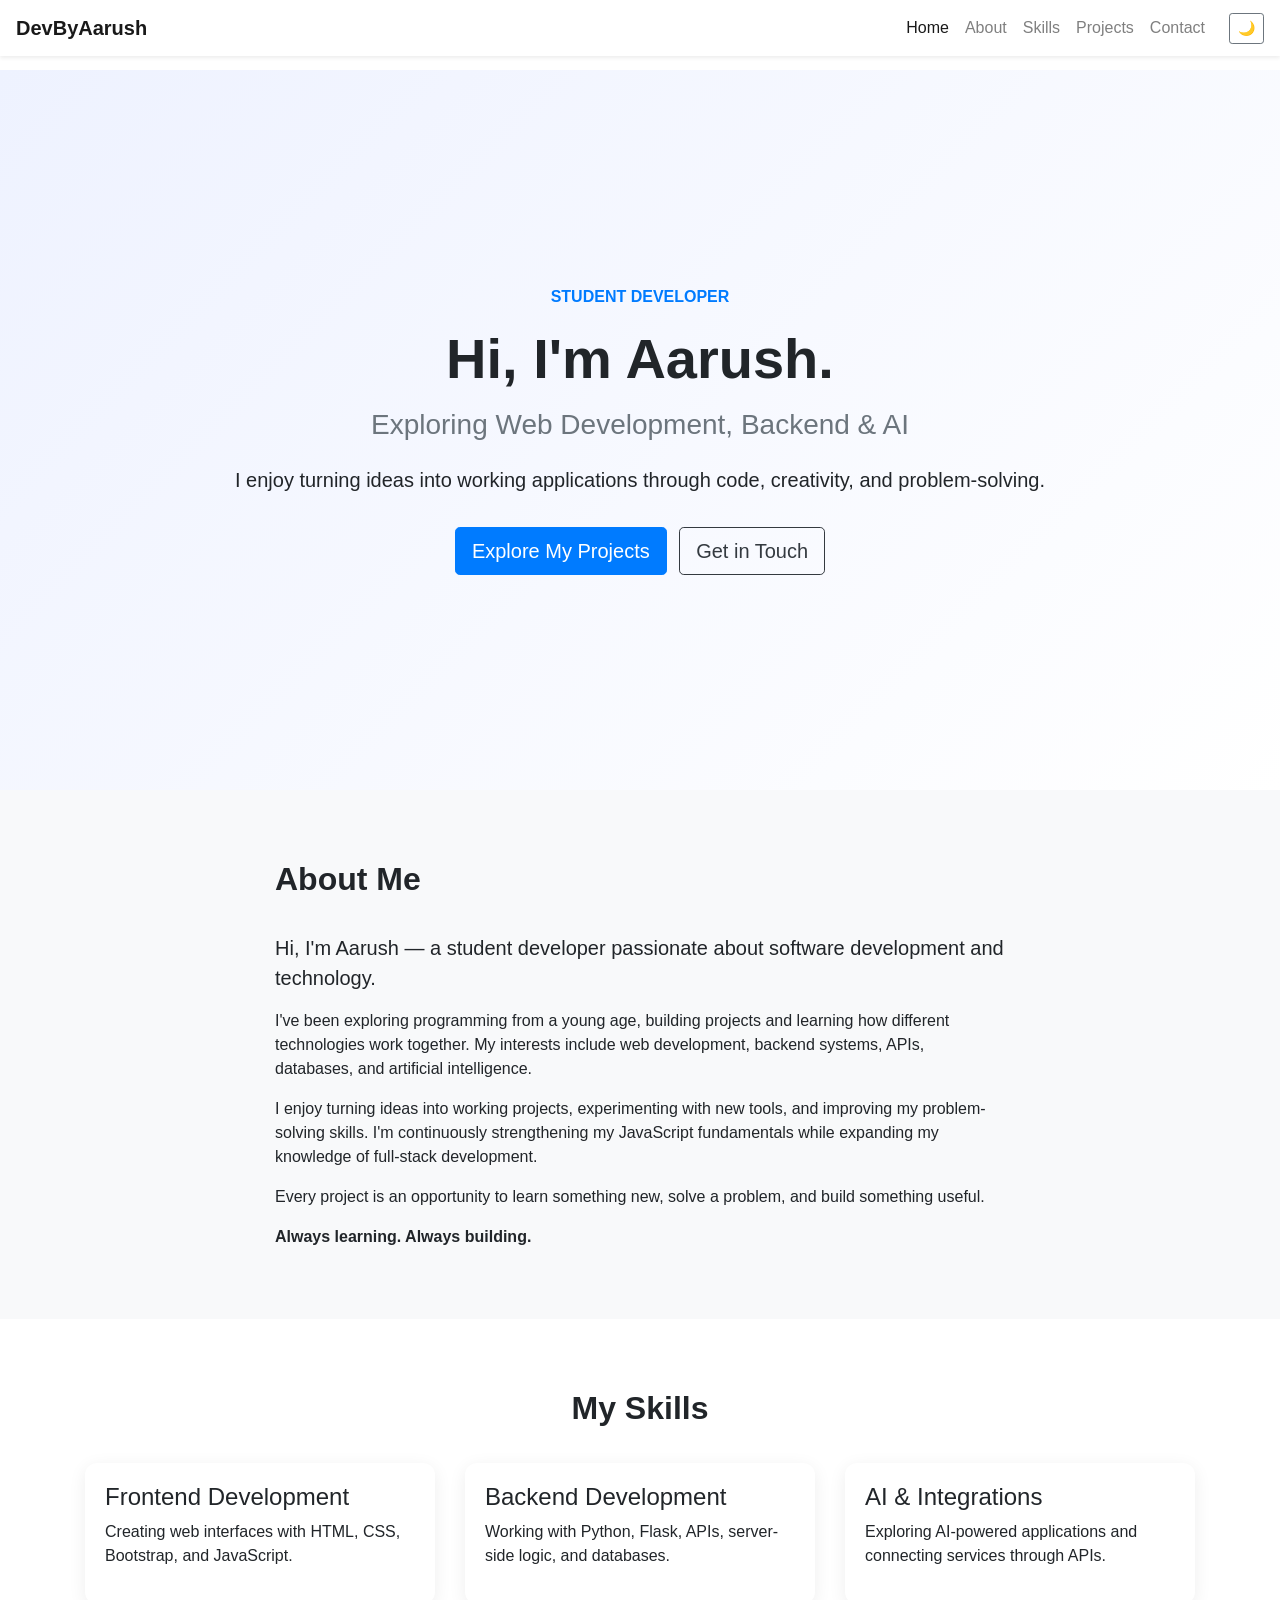
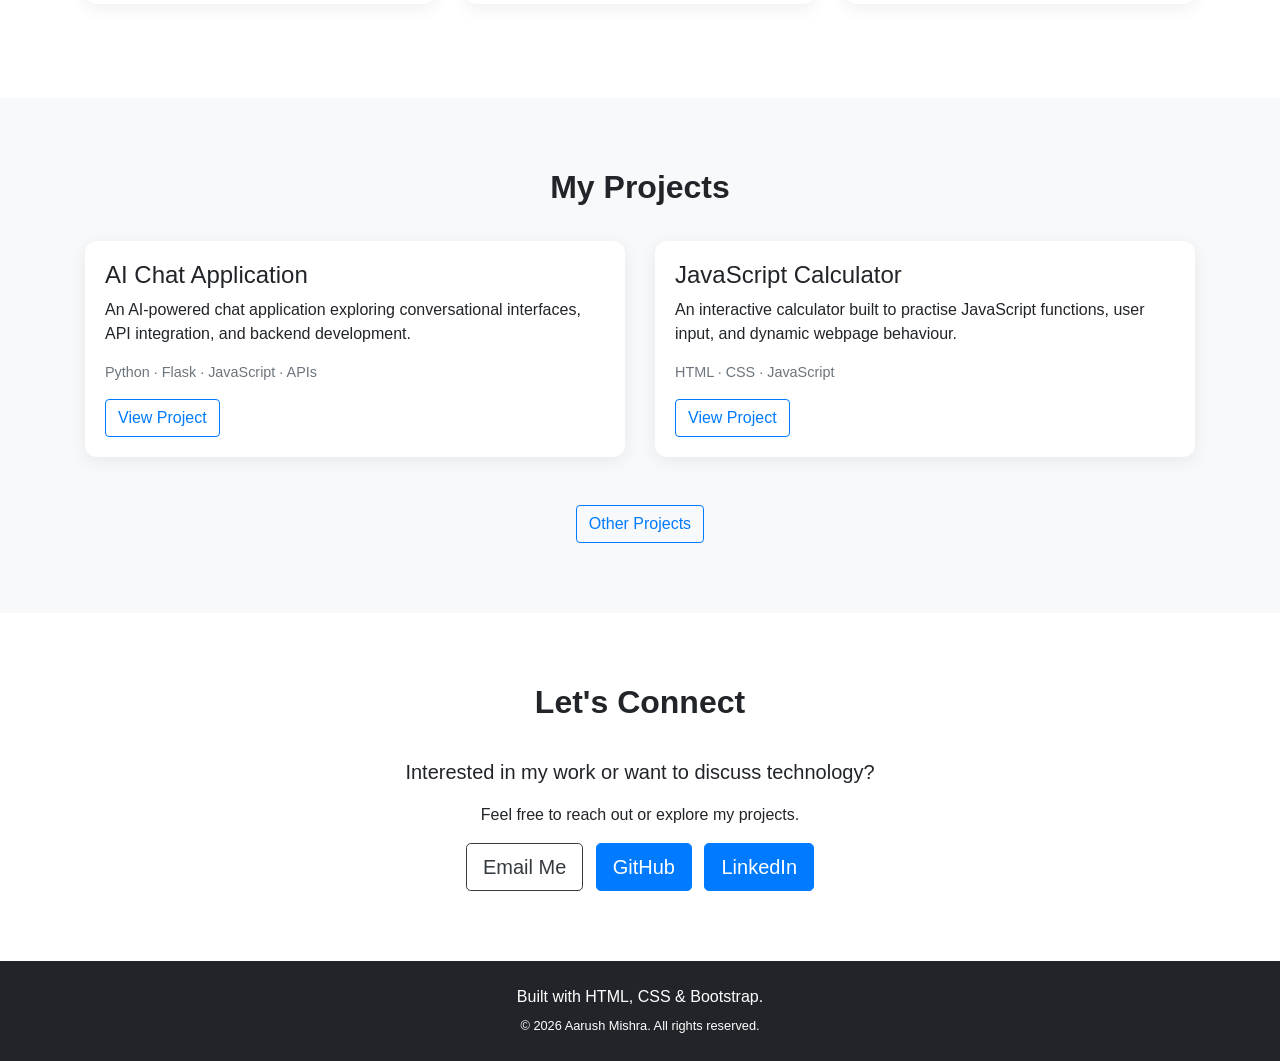
<file: docs/index.html>
<!DOCTYPE html>
<html lang="en">

<head>
    <meta charset="UTF-8">
    <meta name="viewport" content="width=device-width, initial-scale=1">
    <title>DevByAarush</title>
    <link rel="stylesheet" href="https://stackpath.bootstrapcdn.com/bootstrap/4.5.2/css/bootstrap.min.css">
    <link rel="stylesheet" href="style.css">

</head>

<body data-spy="scroll" data-target="#navbar" data-offset="75">

    <!-- Navbar -->
    <nav id="navbar" class="navbar navbar-expand-lg navbar-light bg-white fixed-top shadow-sm">

        <a class="navbar-brand font-weight-bold" href="#home">
    DevByAarush
</a>

        <button class="navbar-toggler" type="button" data-toggle="collapse" data-target="#navContent"
            aria-controls="navContent" aria-expanded="false" aria-label="Toggle navigation">
            <span class="navbar-toggler-icon"></span>
        </button>

        <div class="collapse navbar-collapse" id="navContent">
            <ul class="navbar-nav ml-auto">
                <li class="nav-item">
                    <a class="nav-link" href="#home">Home</a>
                </li>
                <li class="nav-item">
                    <a class="nav-link" href="#about">About</a>
                </li>
                <li class="nav-item">
                    <a class="nav-link" href="#services">Skills</a>
                </li>
                <li class="nav-item">
                    <a class="nav-link" href="#projects">Projects</a>
                </li>
                <li class="nav-item">
                    <a class="nav-link" href="#contact">Contact</a>
                </li>
                                <li class="nav-item d-flex align-items-center">
                    <button id="themeToggle" class="btn btn-sm btn-outline-secondary ml-lg-3" type="button"
                        aria-label="Switch to dark mode">
                        <span id="themeIcon">🌙</span>
                    </button>
                </li>
            </ul>
        </div>
    </nav>

    <!-- Home Section -->
    <section id="home" class="text-center">
        <div class="container">
            <p class="text-primary font-weight-bold">
                STUDENT DEVELOPER
            </p>

            <h1 class="display-4 font-weight-bold">
                Hi, I'm Aarush.
            </h1>

            <h3 class="text-muted mt-3">
                Exploring Web Development, Backend & AI
            </h3>

            <p class="lead mt-4">
                I enjoy turning ideas into working applications
                through code, creativity, and problem-solving.
            </p>

            <a href="#projects" class="btn btn-primary btn-lg mt-3">
                Explore My Projects
            </a>

            <a href="#contact" class="btn btn-outline-dark btn-lg mt-3 ml-sm-2">
                Get in Touch
            </a>
        </div>
    </section>

    <!-- About Section -->
    <section id="about" class="bg-light">
        <div class="container">
            <div class="row align-items-center">
                <div class="col-lg-8 mx-auto">
                    <h2 class="section-title">About Me</h2>

                    <p class="lead">
                        Hi, I'm Aarush — a student developer passionate
                        about software development and technology.
                    </p>

                    <p>
                        I've been exploring programming from a young age,
                        building projects and learning how different
                        technologies work together. My interests include
                        web development, backend systems, APIs, databases,
                        and artificial intelligence.
                    </p>

                    <p>
                        I enjoy turning ideas into working projects,
                        experimenting with new tools, and improving my
                        problem-solving skills. I'm continuously
                        strengthening my JavaScript fundamentals while
                        expanding my knowledge of full-stack development.
                    </p>

                    <p>
                        Every project is an opportunity to learn something
                        new, solve a problem, and build something useful.
                    </p>

                    <p class="font-weight-bold mb-0">
                        Always learning. Always building.
                    </p>
                </div>
            </div>
        </div>
    </section>

    <!-- Skills Section -->
    <section id="services">
        <div class="container">
            <h2 class="section-title text-center">My Skills</h2>

            <div class="row">
                <div class="col-md-4 mb-4">
                    <div class="card h-100">
                        <div class="card-body">
                            <h4>Frontend Development</h4>
                            <p>
                                Creating web interfaces with HTML, CSS,
                                Bootstrap, and JavaScript.
                            </p>
                        </div>
                    </div>
                </div>

                <div class="col-md-4 mb-4">
                    <div class="card h-100">
                        <div class="card-body">
                            <h4>Backend Development</h4>
                            <p>
                                Working with Python, Flask, APIs,
                                server-side logic, and databases.
                            </p>
                        </div>
                    </div>
                </div>

                <div class="col-md-4 mb-4">
                    <div class="card h-100">
                        <div class="card-body">
                            <h4>AI & Integrations</h4>
                            <p>
                                Exploring AI-powered applications and
                                connecting services through APIs.
                            </p>
                        </div>
                    </div>
                </div>
            </div>
        </div>
    </section>

    <!-- Projects Section -->
    <section id="projects" class="bg-light">
        <div class="container">
            <h2 class="section-title text-center">My Projects</h2>

            <div class="row">
                <div class="col-md-6 mb-4">
                    <div class="card h-100">
                        <div class="card-body">
                            <h4>AI Chat Application</h4>

                            <p>
                                An AI-powered chat application exploring
                                conversational interfaces, API integration,
                                and backend development.
                            </p>

                            <p class="project-tech">
                                Python · Flask · JavaScript · APIs
                            </p>
                            <a href="https://devbyaarush.github.io/Ai-v1/" class="btn btn-outline-primary">
                                View Project
                            </a>
                        </div>
                    </div>
                </div>

                <div class="col-md-6 mb-4">
                    <div class="card h-100">
                        <div class="card-body">
                            <h4>JavaScript Calculator</h4>

                            <p>
                                An interactive calculator built to practise
                                JavaScript functions, user input, and
                                dynamic webpage behaviour.
                            </p>

                            <p class="project-tech">
                                HTML · CSS · JavaScript
                            </p>
                            <a href="https://devbyaarush.github.io/Calculator" class="btn btn-outline-primary">
                                View Project
                            </a>
                        </div>
                    </div>
                </div>
            </div>
        </div>

        <div class="text-center mt-4">
            <a href="https://github.com/DevByAarush?tab=repositories" target="_blank" rel="noopener noreferrer"
                class="btn btn-outline-primary">
                <i class="fab fa-github"></i> Other Projects
            </a>
        </div>
    </section>

    <!-- Contact Section -->
    <section id="contact">
        <div class="container text-center">
            <h2 class="section-title">Let's Connect</h2>

            <p class="lead">
                Interested in my work or want to discuss technology?
            </p>

            <p>
                Feel free to reach out or explore my projects.
            </p>

            <a href="mailto:a.mishra12@hotmail.com" class="btn btn-outline-dark btn-lg">
                Email Me
            </a>

            <a href="https://github.com/DevByAarush" class="btn btn-primary btn-lg ml-2">
                GitHub
            </a>

            <a href="https://www.linkedin.com/in/aarush1mishra" class="btn btn-primary btn-lg ml-2">
                LinkedIn
            </a>
        </div>
    </section>

    <!-- Footer -->
    <footer class="text-center py-4">
        <div class="container">
            <p class="mb-1">
                Built with HTML, CSS & Bootstrap.
            </p>
            <small>
                &copy; 2026 Aarush Mishra. All rights reserved.
            </small>
        </div>
    </footer>
<script src="https://code.jquery.com/jquery-3.5.1.slim.min.js"></script>
<script src="https://cdn.jsdelivr.net/npm/popper.js@1.16.1/dist/umd/popper.min.js"></script>
<script src="https://stackpath.bootstrapcdn.com/bootstrap/4.5.2/js/bootstrap.min.js"></script>
    <script>
    const themeToggle = document.getElementById("themeToggle");
    const themeIcon = document.getElementById("themeIcon");

    // Load saved theme
    let currentTheme = localStorage.getItem("theme") || "light";

    function applyTheme(theme) {
        document.body.setAttribute("data-theme", theme);

        if (theme === "dark") {
            themeIcon.textContent = "☀️";
            themeToggle.setAttribute("aria-label", "Switch to light mode");
        } else {
            themeIcon.textContent = "🌙";
            themeToggle.setAttribute("aria-label", "Switch to dark mode");
        }

        localStorage.setItem("theme", theme);
    }

    // Apply theme on page load
    applyTheme(currentTheme);

    // Toggle theme on click
    themeToggle.addEventListener("click", function () {
        currentTheme = currentTheme === "light" ? "dark" : "light";
        applyTheme(currentTheme);
    });
</script>
</body>
</html>
</file>
<file: docs/style.css>
html {
            scroll-behavior: smooth;
        }

        body {
            position: relative;
            padding-top: 70px;
        }

        section {
            padding: 70px 15px;
            scroll-margin-top: 65px;
        }

        #home {
            min-height: 80vh;
            display: flex;
            align-items: center;
            justify-content: center;
            background: linear-gradient(135deg, #eef2ff, #ffffff);
        }

        .section-title {
            font-weight: 700;
            margin-bottom: 35px;
        }

        .card {
            border: 0;
            border-radius: 12px;
            box-shadow: 0 4px 18px rgba(0, 0, 0, 0.07);
            transition: transform 0.2s ease;
        }

        .card:hover {
            transform: translateY(-5px);
        }

        .project-tech {
            color: #6c757d;
            font-size: 0.9rem;
        }

        footer {
            background: #212529;
            color: white;
        }




/* Dark / Light Theme */
        
                body {
                    transition: background-color 0.3s ease, color 0.3s ease;
                }
        
                /* Dark theme */
                body[data-theme="dark"] {
                    background-color: #121212;
                    color: #e5e5e5;
                }
        
                body[data-theme="dark"] .navbar {
                    background-color: #1e1e1e !important;
                }
        
                body[data-theme="dark"] .navbar-brand,
                body[data-theme="dark"] .nav-link {
                    color: #f5f5f5 !important;
                }
        
                body[data-theme="dark"] .bg-light {
                    background-color: #1a1a1a !important;
                }
        
                body[data-theme="dark"] #home {
                    background: linear-gradient(135deg, #171717, #252535);
                }
        
                body[data-theme="dark"] .card {
                    background-color: #242424;
                    color: #e5e5e5;
                    box-shadow: 0 4px 18px rgba(0, 0, 0, 0.3);
                }
        
                body[data-theme="dark"] .text-muted,
                body[data-theme="dark"] .project-tech {
                    color: #aaaaaa !important;
                }
        
                body[data-theme="dark"] .text-primary {
                    color: #8da9ff !important;
                }
        
                body[data-theme="dark"] .btn-outline-dark {
                    color: #ffffff;
                    border-color: #aaaaaa;
                }
        
                body[data-theme="dark"] .btn-outline-dark:hover {
                    background-color: #ffffff;
                    color: #121212;
                }
        
                body[data-theme="dark"] footer {
                    background-color: #080808;
                }
</file>
